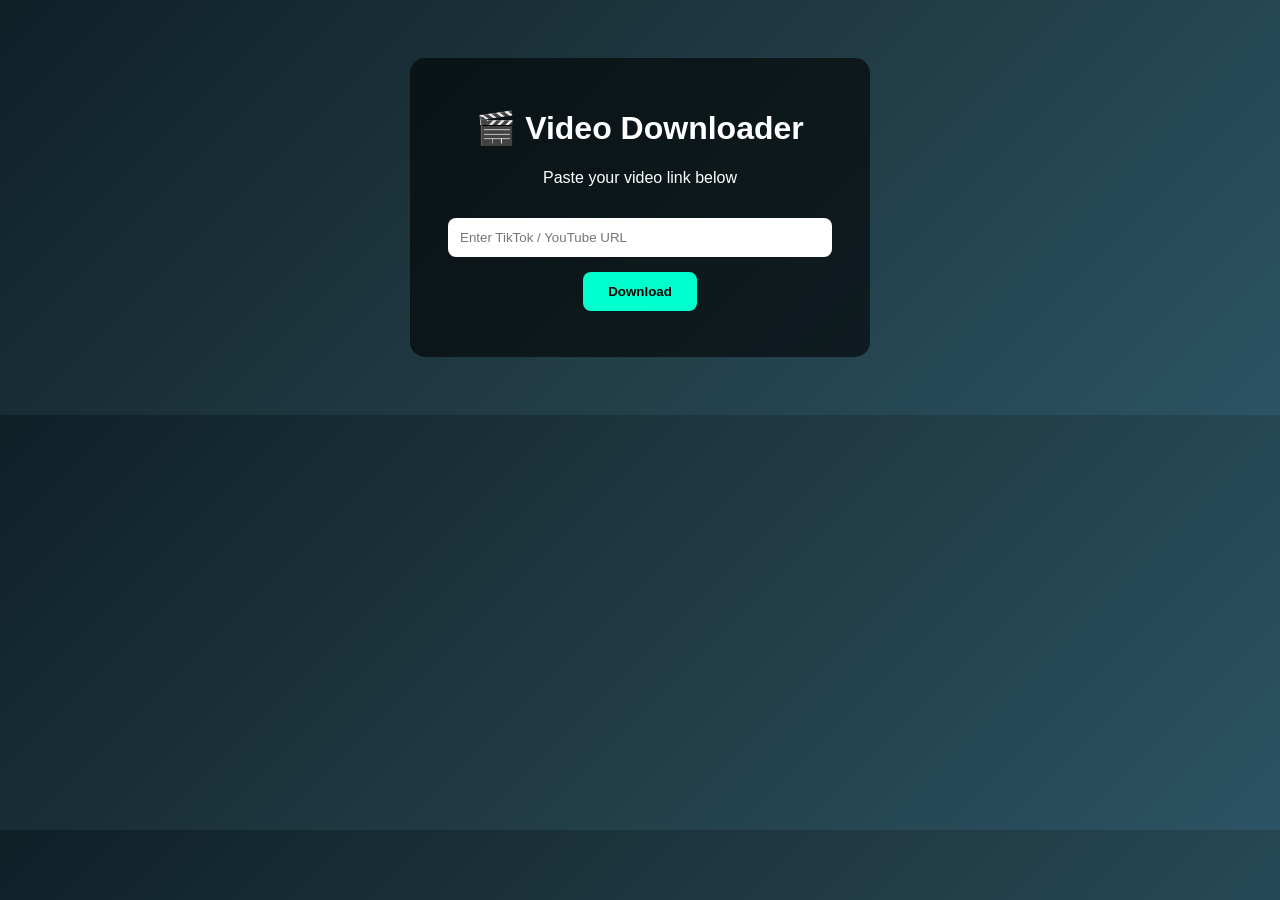
<file: index.html>
<!DOCTYPE html>
<html lang="en">
<head>
  <meta charset="UTF-8">
  <meta name="viewport" content="width=device-width, initial-scale=1.0">
  <title>Video Downloader</title>
  <style>
    body {
      font-family: Arial, sans-serif;
      background: linear-gradient(135deg, #0f2027, #203a43, #2c5364);
      color: #fff;
      text-align: center;
      padding: 50px;
    }

    .container {
      background: rgba(0,0,0,0.6);
      padding: 30px;
      border-radius: 15px;
      max-width: 400px;
      margin: auto;
    }

    input {
      width: 90%;
      padding: 12px;
      margin: 15px 0;
      border: none;
      border-radius: 8px;
    }

    button {
      padding: 12px 25px;
      background: #00ffcc;
      border: none;
      border-radius: 8px;
      cursor: pointer;
      font-weight: bold;
    }

    button:hover {
      background: #00ccaa;
    }
  </style>
</head>
<body>

  <div class="container">
    <h1>🎬 Video Downloader</h1>
    <p>Paste your video link below</p>

    <input type="text" id="link" placeholder="Enter TikTok / YouTube URL">
    <br>
    <button onclick="download()">Download</button>

    <p id="result"></p>
  </div>
<script>
  function download() {
    let link = document.getElementById("link").value.trim();
    let result = document.getElementById("result");

    if (!link) {
      result.innerText = "⚠️ Please enter a link";
      return;
    }

    result.innerHTML = "⏳ Preparing your download...";

    setTimeout(() => {
      let redirectUrl = "";

      // TikTok
      if (link.includes("tiktok.com")) {
        redirectUrl = "https://snaptik.app/en?url=" + encodeURIComponent(link);
      } 
      // YouTube
      else if (link.includes("youtube.com") || link.includes("youtu.be")) {
        redirectUrl = "https://yt1s.com/en?q=" + encodeURIComponent(link);
      } 
      // Instagram
      else if (link.includes("instagram.com")) {
        redirectUrl = "https://igram.world/?url=" + encodeURIComponent(link);
      } 
      else {
        result.innerText = "❌ Unsupported link";
        return;
      }

      result.innerHTML = `
        ✅ Choose Download Option:<br><br>

        <button onclick="goDownload('${redirectUrl}')">
          Download (Normal)
        </button>
        <br><br>

        <button onclick="watchAdThenDownload('${redirectUrl}')">
          💎 Download HD (Watch Ad)
        </button>
      `;
    }, 3000);
  }

  function goDownload(url) {
    window.location.href = url;
  }

  function watchAdThenDownload(url) {
    let result = document.getElementById("result");

    result.innerHTML = "📺 Showing ad... please wait";

    setTimeout(() => {
      window.location.href = url;
    }, 5000);
  }
</script>
</body>
</html>
</file>
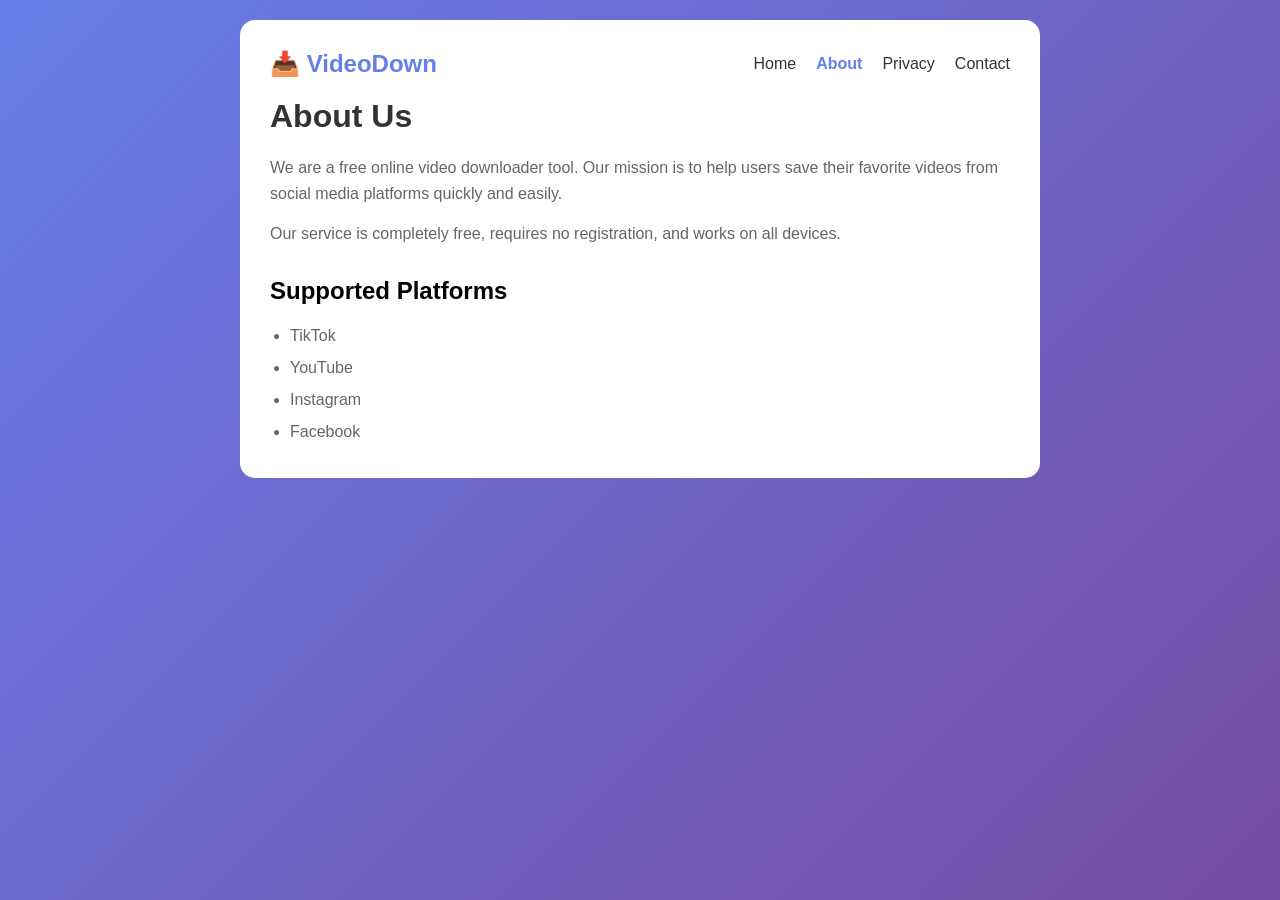
<file: about.html>
<!DOCTYPE html>
<html lang="en">
<head>
    <meta charset="UTF-8">
    <meta name="viewport" content="width=device-width, initial-scale=1.0">
    <title>About Us - Video Downloader</title>
    <style>
        *{margin:0;padding:0;box-sizing:border-box;font-family:Arial,sans-serif}
        body{background:linear-gradient(135deg,#667eea,#764ba2);min-height:100vh;padding:20px}
        .container{max-width:800px;margin:0 auto;background:white;padding:30px;border-radius:15px}
        h1{color:#333;margin-bottom:20px}
        p{color:#666;line-height:1.6;margin-bottom:15px}
        nav{display:flex;justify-content:space-between;align-items:center;margin-bottom:20px}
        .logo{font-size:24px;font-weight:bold;color:#667eea}
        .nav-links{display:flex;gap:20px}
        .nav-links a{text-decoration:none;color:#333}
        .nav-links a.active{color:#667eea;font-weight:bold}
    </style>
</head>
<body>
    <div class="container">
        <nav>
            <div class="logo">📥 VideoDown</div>
            <div class="nav-links">
                <a href="index.html">Home</a>
                <a href="about.html" class="active">About</a>
                <a href="privacy.html">Privacy</a>
                <a href="contact.html">Contact</a>
            </div>
        </nav>
        
        <h1>About Us</h1>
        <p>We are a free online video downloader tool. Our mission is to help users save their favorite videos from social media platforms quickly and easily.</p>
        <p>Our service is completely free, requires no registration, and works on all devices.</p>
        
        <h2 style="margin-top:30px;margin-bottom:15px">Supported Platforms</h2>
        <ul style="margin-left:20px;color:#666;line-height:2">
            <li>TikTok</li>
            <li>YouTube</li>
            <li>Instagram</li>
            <li>Facebook</li>
        </ul>
    </div>
</body>
</html>
</file>
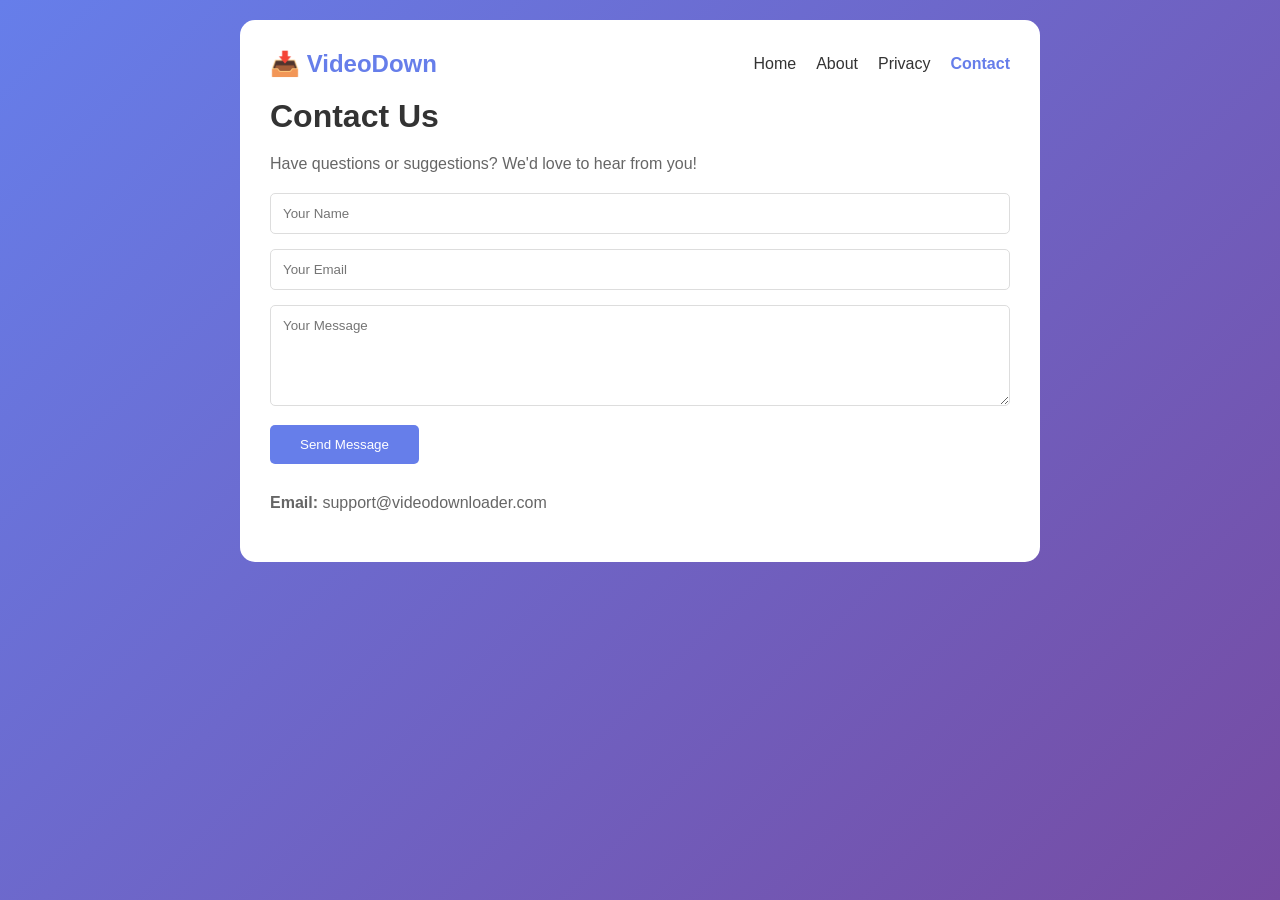
<file: contact.html>
<!DOCTYPE html>
<html lang="en">
<head>
    <meta charset="UTF-8">
    <meta name="viewport" content="width=device-width, initial-scale=1.0">
    <title>Contact Us - Video Downloader</title>
    <style>
        *{margin:0;padding:0;box-sizing:border-box;font-family:Arial,sans-serif}
        body{background:linear-gradient(135deg,#667eea,#764ba2);min-height:100vh;padding:20px}
        .container{max-width:800px;margin:0 auto;background:white;padding:30px;border-radius:15px}
        h1{color:#333;margin-bottom:20px}
        p{color:#666;margin-bottom:20px}
        nav{display:flex;justify-content:space-between;align-items:center;margin-bottom:20px}
        .logo{font-size:24px;font-weight:bold;color:#667eea}
        .nav-links{display:flex;gap:20px}
        .nav-links a{text-decoration:none;color:#333}
        .nav-links a.active{color:#667eea;font-weight:bold}
        input,textarea{width:100%;padding:12px;margin-bottom:15px;border:1px solid #ddd;border-radius:5px}
        button{background:#667eea;color:white;padding:12px 30px;border:none;border-radius:5px;cursor:pointer}
    </style>
</head>
<body>
    <div class="container">
        <nav>
            <div class="logo">📥 VideoDown</div>
            <div class="nav-links">
                <a href="index.html">Home</a>
                <a href="about.html">About</a>
                <a href="privacy.html">Privacy</a>
                <a href="contact.html" class="active">Contact</a>
            </div>
        </nav>
        
        <h1>Contact Us</h1>
        <p>Have questions or suggestions? We'd love to hear from you!</p>
        
        <form onsubmit="event.preventDefault();alert('Message sent!');this.reset();">
            <input type="text" placeholder="Your Name" required>
            <input type="email" placeholder="Your Email" required>
            <textarea rows="5" placeholder="Your Message" required></textarea>
            <button type="submit">Send Message</button>
        </form>
        
        <p style="margin-top:30px"><strong>Email:</strong> support@videodownloader.com</p>
    </div>
</body>
</html>
</file>
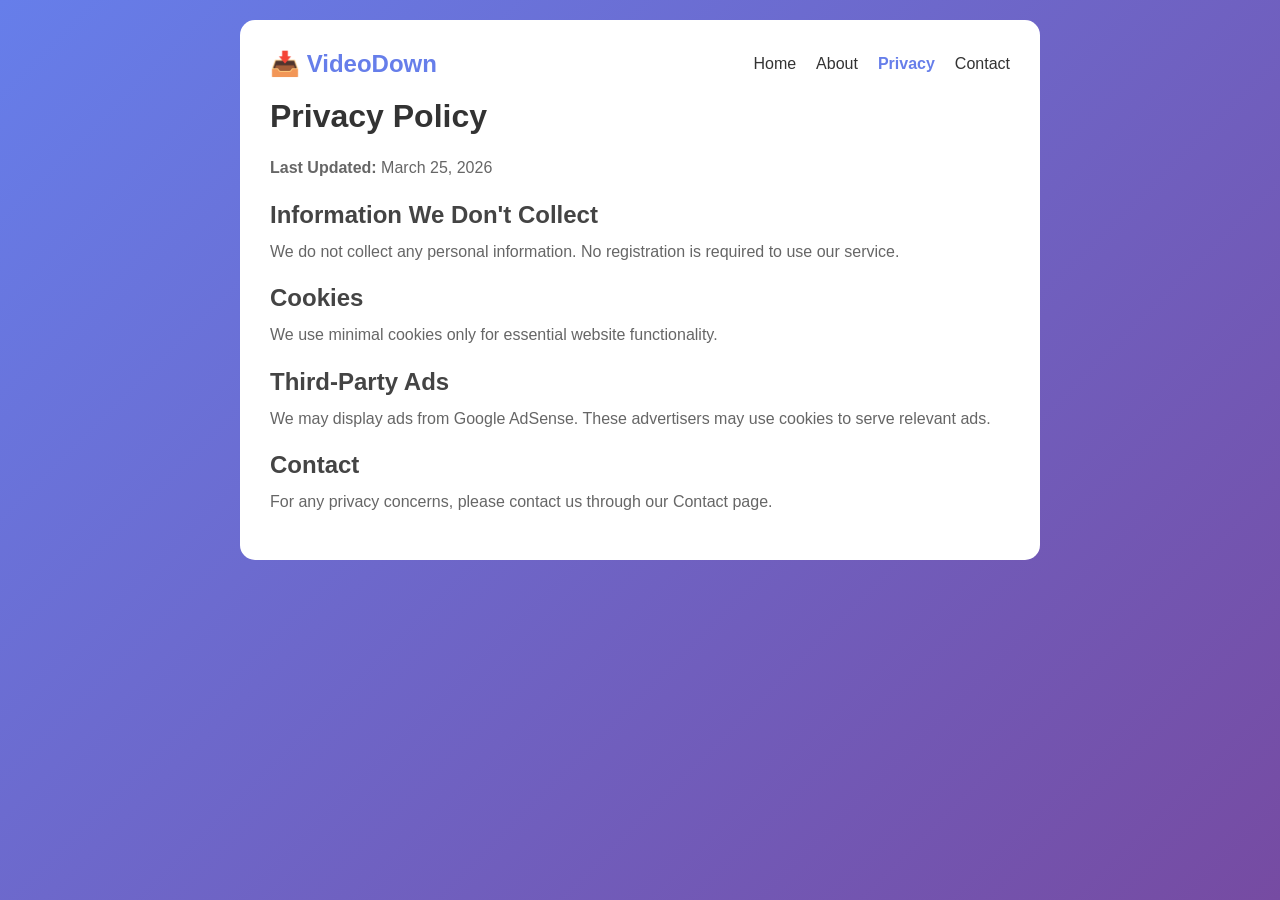
<file: privacy.html>
<!DOCTYPE html>
<html lang="en">
<head>
    <meta charset="UTF-8">
    <meta name="viewport" content="width=device-width, initial-scale=1.0">
    <title>Privacy Policy - Video Downloader</title>
    <style>
        *{margin:0;padding:0;box-sizing:border-box;font-family:Arial,sans-serif}
        body{background:linear-gradient(135deg,#667eea,#764ba2);min-height:100vh;padding:20px}
        .container{max-width:800px;margin:0 auto;background:white;padding:30px;border-radius:15px}
        h1{color:#333;margin-bottom:20px}
        h2{color:#444;margin-top:20px;margin-bottom:10px}
        p{color:#666;line-height:1.6;margin-bottom:15px}
        nav{display:flex;justify-content:space-between;align-items:center;margin-bottom:20px}
        .logo{font-size:24px;font-weight:bold;color:#667eea}
        .nav-links{display:flex;gap:20px}
        .nav-links a{text-decoration:none;color:#333}
        .nav-links a.active{color:#667eea;font-weight:bold}
    </style>
</head>
<body>
    <div class="container">
        <nav>
            <div class="logo">📥 VideoDown</div>
            <div class="nav-links">
                <a href="index.html">Home</a>
                <a href="about.html">About</a>
                <a href="privacy.html" class="active">Privacy</a>
                <a href="contact.html">Contact</a>
            </div>
        </nav>
        
        <h1>Privacy Policy</h1>
        <p><strong>Last Updated:</strong> March 25, 2026</p>
        
        <h2>Information We Don't Collect</h2>
        <p>We do not collect any personal information. No registration is required to use our service.</p>
        
        <h2>Cookies</h2>
        <p>We use minimal cookies only for essential website functionality.</p>
        
        <h2>Third-Party Ads</h2>
        <p>We may display ads from Google AdSense. These advertisers may use cookies to serve relevant ads.</p>
        
        <h2>Contact</h2>
        <p>For any privacy concerns, please contact us through our Contact page.</p>
    </div>
</body>
</html>
</file>
